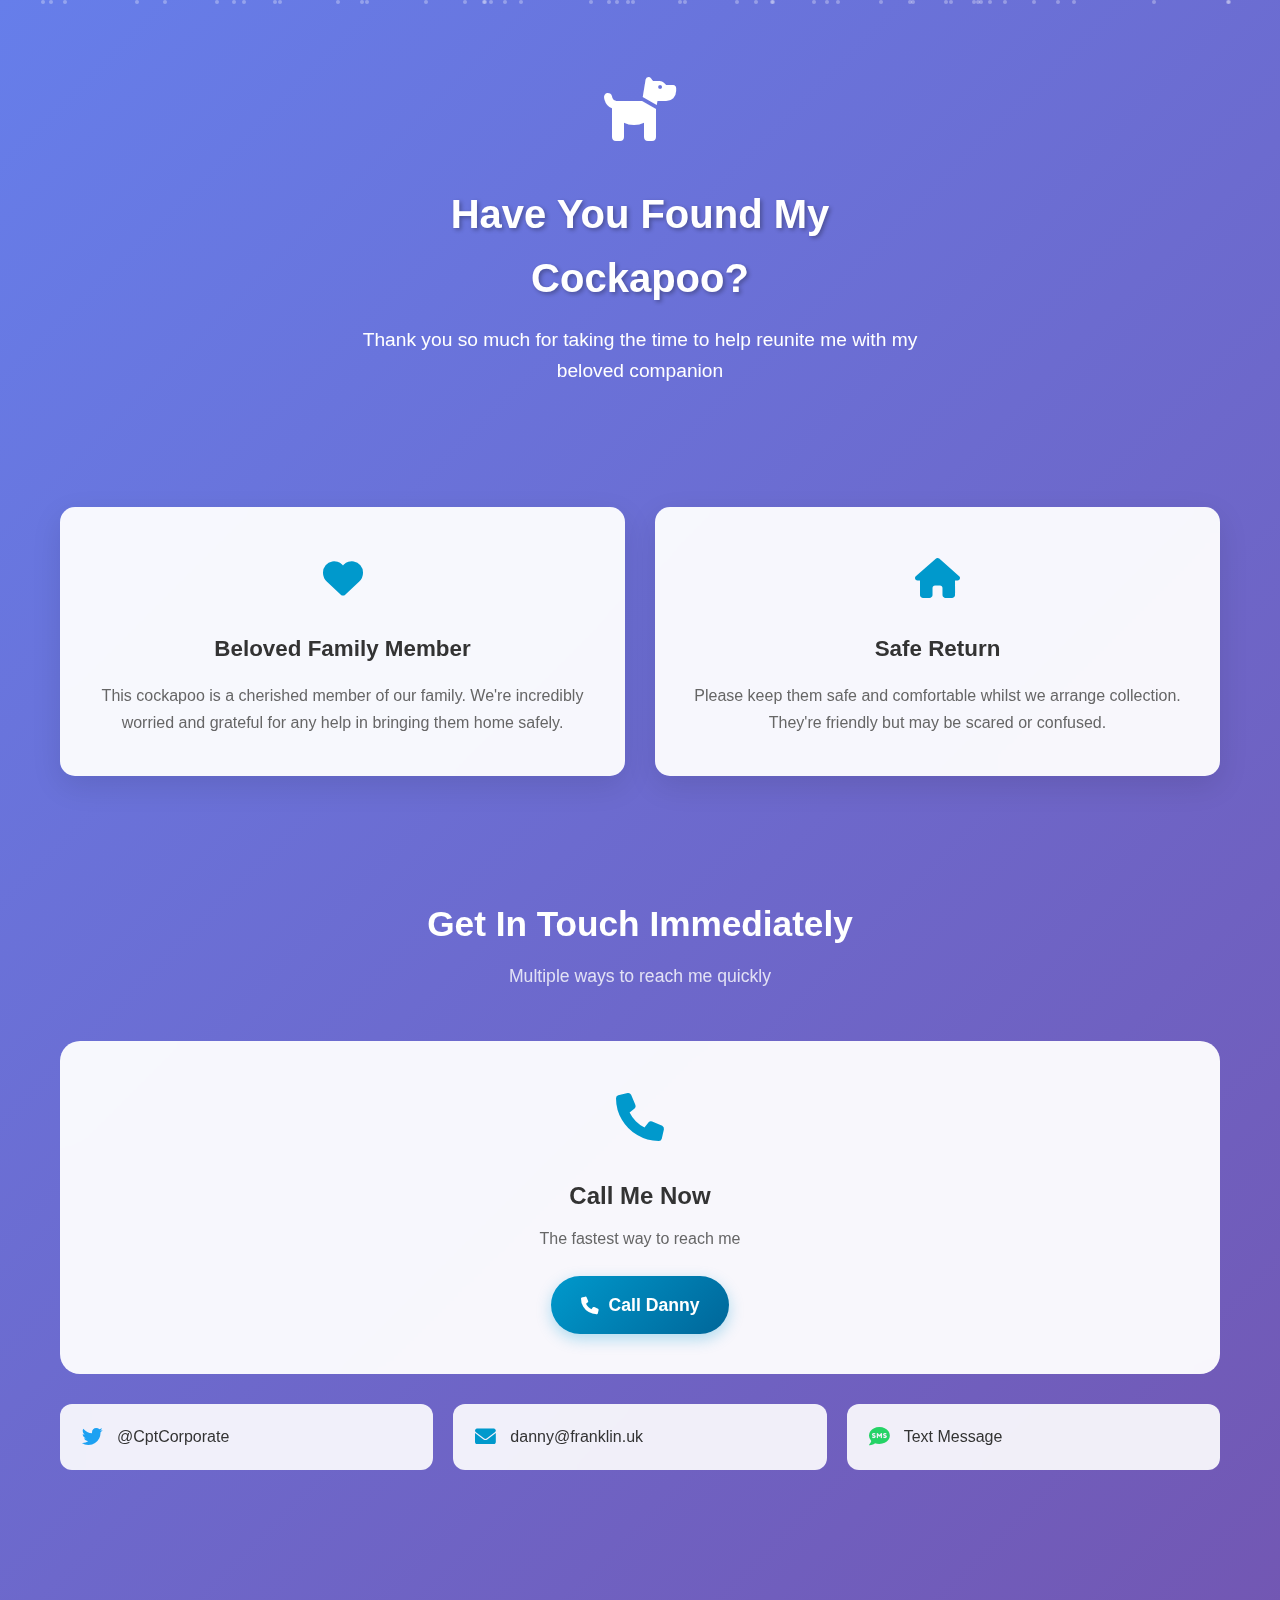
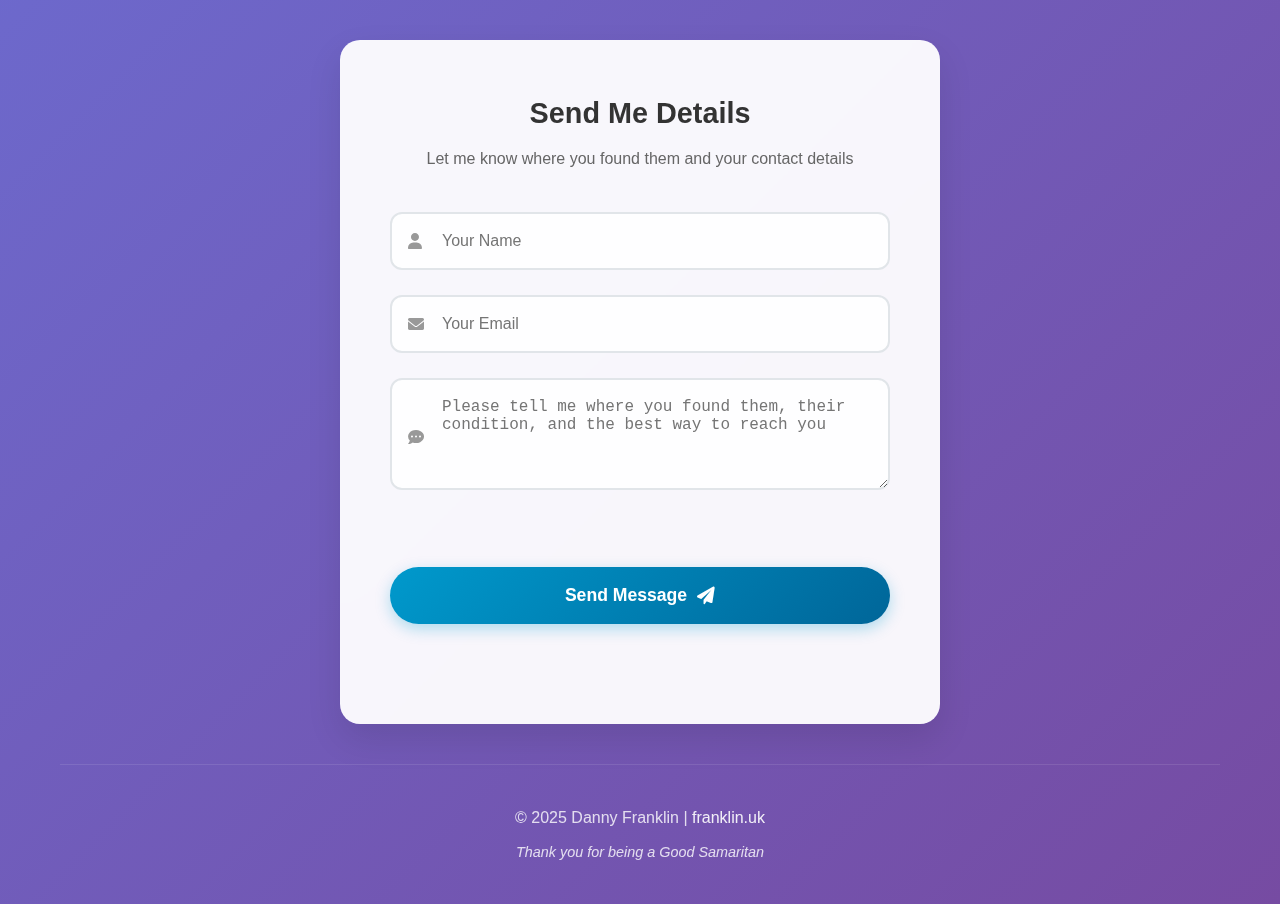
<file: dog.html>
<!DOCTYPE html>
<html lang="en">
<head>
    <meta charset="UTF-8">
    <meta name="viewport" content="width=device-width, initial-scale=1.0">
    <title>Found My Dog? - Danny Franklin</title>
    <link rel="stylesheet" href="dog.css">
    <link href="https://cdnjs.cloudflare.com/ajax/libs/font-awesome/6.0.0/css/all.min.css" rel="stylesheet">
</head>
<body>
    <div id="particles"></div>
    
    <div class="container">
        <header class="hero-section">
            <div class="hero-content">
                <div class="dog-icon">
                    <i class="fas fa-dog"></i>
                </div>
                <h1 class="fade-in">Have You Found My Cockapoo?</h1>
                <p class="hero-subtitle fade-in-delay">Thank you so much for taking the time to help reunite me with my beloved companion</p>
            </div>
        </header>

        <main>
            <section class="info-section">
                <div class="info-grid">
                    <div class="info-card slide-in-left">
                        <div class="card-icon">
                            <i class="fas fa-heart"></i>
                        </div>
                        <h3>Beloved Family Member</h3>
                        <p>This cockapoo is a cherished member of our family. We're incredibly worried and grateful for any help in bringing them home safely.</p>
                    </div>
                    
                    <div class="info-card slide-in-right">
                        <div class="card-icon">
                            <i class="fas fa-home"></i>
                        </div>
                        <h3>Safe Return</h3>
                        <p>Please keep them safe and comfortable whilst we arrange collection. They're friendly but may be scared or confused.</p>
                    </div>
                </div>
            </section>

            <section class="contact-section">
                <div class="contact-header">
                    <h2 class="section-title">Get In Touch Immediately</h2>
                    <p class="section-subtitle">Multiple ways to reach me quickly</p>
                </div>

                <div class="contact-methods">
                    <div class="contact-method urgent-contact">
                        <div class="contact-icon pulse">
                            <i class="fas fa-phone"></i>
                        </div>
                        <h3>Call Me Now</h3>
                        <p>The fastest way to reach me</p>
                        <a href="tel:+447940526022" class="contact-button primary">
                            <i class="fas fa-phone"></i>
                            Call Danny
                        </a>
                    </div>

                    <div class="social-contacts">
                        <a href="https://twitter.com/CptCorporate" class="social-link twitter" target="_blank">
                            <i class="fab fa-twitter"></i>
                            <span>@CptCorporate</span>
                        </a>
                        
                        <a href="mailto:danny@franklin.uk" class="social-link email">
                            <i class="fas fa-envelope"></i>
                            <span>danny@franklin.uk</span>
                        </a>
                        
                        <a href="sms:+447940526022" class="social-link sms">
                            <i class="fas fa-sms"></i>
                            <span>Text Message</span>
                        </a>
                    </div>
                </div>
            </section>

            <section class="form-section">
                <div class="form-container">
                    <h2 class="form-title">Send Me Details</h2>
                    <p class="form-subtitle">Let me know where you found them and your contact details</p>
                    
                    <form id="contactForm" class="contact-form">
                        <div class="form-group">
                            <input type="text" id="contact_name" name="contact_name" placeholder="Your Name" required>
                            <i class="fas fa-user form-icon"></i>
                        </div>
                        
                        <div class="form-group">
                            <input type="email" id="contact_email" name="contact_email" placeholder="Your Email" required>
                            <i class="fas fa-envelope form-icon"></i>
                        </div>
                        
                        <div class="form-group">
                            <textarea id="contact_message" name="contact_message" rows="4" placeholder="Please tell me where you found them, their condition, and the best way to reach you" required></textarea>
                            <i class="fas fa-comment-dots form-icon"></i>
                        </div>
                        
                        <input type="hidden" id="website" name="website" value="franklin.uk">
                        
                        <div class="recaptcha-container">
                            <div class="g-recaptcha" data-sitekey="6Lcaz_8qAAAAAEsHFY_PzjBoB7eOmFlGwGsK5WpG"></div>
                        </div>
                        
                        <button type="submit" class="submit-button">
                            <span class="button-text">Send Message</span>
                            <i class="fas fa-paper-plane button-icon"></i>
                        </button>
                    </form>
                    
                    <div id="responseMessage" class="response-message"></div>
                </div>
            </section>
        </main>

        <footer class="footer">
            <p>&copy; 2025 Danny Franklin | <a href="https://franklin.uk">franklin.uk</a></p>
            <p class="footer-note">Thank you for being a Good Samaritan</p>
        </footer>
    </div>

    <script src="https://www.google.com/recaptcha/api.js" async defer></script>
    <script>
        // Particle animation for background
        function createParticles() {
            const particlesContainer = document.getElementById('particles');
            const particleCount = 50;
            
            for (let i = 0; i < particleCount; i++) {
                const particle = document.createElement('div');
                particle.className = 'particle';
                particle.style.left = Math.random() * 100 + '%';
                particle.style.animationDelay = Math.random() * 10 + 's';
                particle.style.animationDuration = (Math.random() * 3 + 2) + 's';
                particlesContainer.appendChild(particle);
            }
        }

        // Intersection Observer for animations
        const observerOptions = {
            threshold: 0.1,
            rootMargin: '0px 0px -50px 0px'
        };

        const observer = new IntersectionObserver((entries) => {
            entries.forEach(entry => {
                if (entry.isIntersecting) {
                    entry.target.classList.add('animate');
                }
            });
        }, observerOptions);

        // Observe elements for animation
        document.addEventListener('DOMContentLoaded', function() {
            createParticles();
            
            const animatedElements = document.querySelectorAll('.slide-in-left, .slide-in-right, .fade-in, .fade-in-delay');
            animatedElements.forEach(el => observer.observe(el));
        });

        // Form handling
        document.getElementById('contactForm').addEventListener('submit', function(event) {
            event.preventDefault();
            
            const submitButton = this.querySelector('.submit-button');
            const buttonText = submitButton.querySelector('.button-text');
            const buttonIcon = submitButton.querySelector('.button-icon');
            
            // Show loading state
            submitButton.classList.add('loading');
            buttonText.textContent = 'Sending...';
            buttonIcon.className = 'fas fa-spinner fa-spin button-icon';
            
            const recaptchaResponse = grecaptcha.getResponse();
            if (!recaptchaResponse) {
                showMessage("Please complete the reCAPTCHA.", 'error');
                resetButton();
                return;
            }
            
            const formData = {
                contact_name: document.getElementById('contact_name').value,
                contact_email: document.getElementById('contact_email').value,
                contact_message: document.getElementById('contact_message').value,
                website: document.getElementById('website').value,
                recaptcha: recaptchaResponse
            };
            
            fetch('https://daccaa.com/api/mail/', {
                method: 'POST',
                headers: {
                    'Content-Type': 'application/json'
                },
                body: JSON.stringify(formData)
            })
            .then(response => response.json())
            .then(data => {
                if (data.success) {
                    document.getElementById('contactForm').reset();
                    showMessage("Thank you! Your message was sent successfully. I'll get back to you as soon as possible.", 'success');
                    grecaptcha.reset();
                } else {
                    showMessage("There was an error sending your message. Please try calling instead.", 'error');
                    grecaptcha.reset();
                }
                resetButton();
            })
            .catch(error => {
                showMessage("Error: " + error.message + ". Please try calling instead.", 'error');
                grecaptcha.reset();
                resetButton();
            });
        });

        function resetButton() {
            const submitButton = document.querySelector('.submit-button');
            const buttonText = submitButton.querySelector('.button-text');
            const buttonIcon = submitButton.querySelector('.button-icon');
            
            submitButton.classList.remove('loading');
            buttonText.textContent = 'Send Message';
            buttonIcon.className = 'fas fa-paper-plane button-icon';
        }

        function showMessage(message, type) {
            const responseMessage = document.getElementById('responseMessage');
            responseMessage.textContent = message;
            responseMessage.className = `response-message ${type} show`;
            
            setTimeout(() => {
                responseMessage.classList.remove('show');
            }, 5000);
        }
    </script>
</body>
</html>
</file>
<file: dog.css>
/* Reset and base styles */
* {
    margin: 0;
    padding: 0;
    box-sizing: border-box;
}

body {
    font-family: -apple-system, BlinkMacSystemFont, 'Segoe UI', Roboto, sans-serif;
    line-height: 1.6;
    color: #333;
    background: linear-gradient(135deg, #667eea 0%, #764ba2 100%);
    min-height: 100vh;
    position: relative;
    overflow-x: hidden;
}

/* Particle background animation */
#particles {
    position: fixed;
    top: 0;
    left: 0;
    width: 100%;
    height: 100%;
    pointer-events: none;
    z-index: 1;
}

.particle {
    position: absolute;
    width: 4px;
    height: 4px;
    background: rgba(255, 255, 255, 0.3);
    border-radius: 50%;
    animation: float 5s infinite ease-in-out;
}

@keyframes float {
    0%, 100% {
        transform: translateY(100vh) scale(0);
        opacity: 0;
    }
    10% {
        opacity: 1;
    }
    90% {
        opacity: 1;
    }
    100% {
        transform: translateY(-10vh) scale(1);
        opacity: 0;
    }
}

/* Container */
.container {
    position: relative;
    z-index: 2;
    max-width: 1200px;
    margin: 0 auto;
    padding: 0 20px;
}

/* Hero Section */
.hero-section {
    text-align: center;
    padding: 60px 0;
    color: white;
}

.hero-content {
    max-width: 600px;
    margin: 0 auto;
}

.dog-icon {
    font-size: 4rem;
    margin-bottom: 20px;
    animation: bounce 2s infinite;
}

@keyframes bounce {
    0%, 20%, 50%, 80%, 100% {
        transform: translateY(0);
    }
    40% {
        transform: translateY(-10px);
    }
    60% {
        transform: translateY(-5px);
    }
}

h1 {
    font-size: 2.5rem;
    font-weight: 700;
    margin-bottom: 15px;
    text-shadow: 2px 2px 4px rgba(0, 0, 0, 0.3);
}

.hero-subtitle {
    font-size: 1.2rem;
    opacity: 0.9;
    font-weight: 300;
}

/* Animation classes */
.fade-in {
    opacity: 0;
    transform: translateY(30px);
    transition: all 0.8s ease-out;
}

.fade-in-delay {
    opacity: 0;
    transform: translateY(30px);
    transition: all 0.8s ease-out 0.3s;
}

.fade-in.animate,
.fade-in-delay.animate {
    opacity: 1;
    transform: translateY(0);
}

.slide-in-left {
    opacity: 0;
    transform: translateX(-50px);
    transition: all 0.8s ease-out;
}

.slide-in-right {
    opacity: 0;
    transform: translateX(50px);
    transition: all 0.8s ease-out;
}

.slide-in-left.animate,
.slide-in-right.animate {
    opacity: 1;
    transform: translateX(0);
}

/* Info Section */
.info-section {
    padding: 60px 0;
}

.info-grid {
    display: grid;
    grid-template-columns: repeat(auto-fit, minmax(300px, 1fr));
    gap: 30px;
}

.info-card {
    background: rgba(255, 255, 255, 0.95);
    padding: 40px 30px;
    border-radius: 15px;
    text-align: center;
    box-shadow: 0 10px 30px rgba(0, 0, 0, 0.1);
    backdrop-filter: blur(10px);
    transition: transform 0.3s ease, box-shadow 0.3s ease;
}

.info-card:hover {
    transform: translateY(-5px);
    box-shadow: 0 15px 40px rgba(0, 0, 0, 0.15);
}

.card-icon {
    font-size: 2.5rem;
    color: #0099cc;
    margin-bottom: 20px;
}

.info-card h3 {
    font-size: 1.4rem;
    margin-bottom: 15px;
    color: #333;
}

.info-card p {
    color: #666;
    line-height: 1.7;
}

/* Contact Section */
.contact-section {
    padding: 60px 0;
    text-align: center;
}

.contact-header {
    margin-bottom: 50px;
}

.section-title {
    font-size: 2.2rem;
    color: white;
    margin-bottom: 10px;
    font-weight: 600;
}

.section-subtitle {
    font-size: 1.1rem;
    color: rgba(255, 255, 255, 0.8);
}

.contact-methods {
    display: grid;
    grid-template-columns: 1fr;
    gap: 30px;
    margin-bottom: 50px;
}

.urgent-contact {
    background: rgba(255, 255, 255, 0.95);
    padding: 40px;
    border-radius: 20px;
    backdrop-filter: blur(10px);
}

.contact-icon {
    font-size: 3rem;
    color: #0099cc;
    margin-bottom: 20px;
}

.pulse {
    animation: pulse 2s infinite;
}

@keyframes pulse {
    0% {
        transform: scale(1);
    }
    50% {
        transform: scale(1.1);
    }
    100% {
        transform: scale(1);
    }
}

.urgent-contact h3 {
    font-size: 1.5rem;
    margin-bottom: 10px;
    color: #333;
}

.urgent-contact p {
    color: #666;
    margin-bottom: 25px;
}

.contact-button {
    display: inline-flex;
    align-items: center;
    gap: 10px;
    padding: 15px 30px;
    background: linear-gradient(135deg, #0099cc, #006699);
    color: white;
    text-decoration: none;
    border-radius: 50px;
    font-weight: 600;
    font-size: 1.1rem;
    transition: all 0.3s ease;
    box-shadow: 0 5px 15px rgba(0, 153, 204, 0.3);
}

.contact-button:hover {
    background: linear-gradient(135deg, #006699, #004466);
    transform: translateY(-2px);
    box-shadow: 0 8px 25px rgba(0, 153, 204, 0.4);
}

.social-contacts {
    display: grid;
    grid-template-columns: repeat(auto-fit, minmax(200px, 1fr));
    gap: 20px;
}

.social-link {
    display: flex;
    align-items: center;
    gap: 12px;
    padding: 20px;
    background: rgba(255, 255, 255, 0.9);
    border-radius: 12px;
    text-decoration: none;
    color: #333;
    transition: all 0.3s ease;
    backdrop-filter: blur(10px);
}

.social-link:hover {
    background: rgba(255, 255, 255, 1);
    transform: translateY(-3px);
    box-shadow: 0 8px 25px rgba(0, 0, 0, 0.15);
}

.social-link i {
    font-size: 1.3rem;
    width: 25px;
    text-align: center;
}

.twitter i { color: #1da1f2; }
.email i { color: #0099cc; }
.sms i { color: #25d366; }

/* Form Section */
.form-section {
    padding: 60px 0 40px;
}

.form-container {
    max-width: 600px;
    margin: 0 auto;
    background: rgba(255, 255, 255, 0.95);
    padding: 50px;
    border-radius: 20px;
    backdrop-filter: blur(10px);
    box-shadow: 0 15px 35px rgba(0, 0, 0, 0.1);
}

.form-title {
    font-size: 1.8rem;
    text-align: center;
    margin-bottom: 10px;
    color: #333;
}

.form-subtitle {
    text-align: center;
    color: #666;
    margin-bottom: 40px;
    line-height: 1.6;
}

.contact-form {
    display: flex;
    flex-direction: column;
    gap: 25px;
}

.form-group {
    position: relative;
}

.form-group input,
.form-group textarea {
    width: 100%;
    padding: 18px 20px 18px 50px;
    border: 2px solid #e1e5e9;
    border-radius: 12px;
    font-size: 1rem;
    background: rgba(255, 255, 255, 0.9);
    transition: all 0.3s ease;
    resize: vertical;
}

.form-group input:focus,
.form-group textarea:focus {
    outline: none;
    border-color: #0099cc;
    background: white;
    box-shadow: 0 0 0 3px rgba(0, 153, 204, 0.1);
}

.form-icon {
    position: absolute;
    left: 18px;
    top: 50%;
    transform: translateY(-50%);
    color: #999;
    transition: color 0.3s ease;
}

.form-group:focus-within .form-icon {
    color: #0099cc;
}

.recaptcha-container {
    display: flex;
    justify-content: center;
    margin: 10px 0;
}

.submit-button {
    display: flex;
    align-items: center;
    justify-content: center;
    gap: 10px;
    padding: 18px 40px;
    background: linear-gradient(135deg, #0099cc, #006699);
    color: white;
    border: none;
    border-radius: 50px;
    font-size: 1.1rem;
    font-weight: 600;
    cursor: pointer;
    transition: all 0.3s ease;
    box-shadow: 0 5px 15px rgba(0, 153, 204, 0.3);
    position: relative;
    overflow: hidden;
}

.submit-button:hover:not(.loading) {
    background: linear-gradient(135deg, #006699, #004466);
    transform: translateY(-2px);
    box-shadow: 0 8px 25px rgba(0, 153, 204, 0.4);
}

.submit-button.loading {
    cursor: not-allowed;
    opacity: 0.8;
}

.button-icon {
    transition: transform 0.3s ease;
}

.submit-button:hover:not(.loading) .button-icon {
    transform: translateX(3px);
}

/* Response Message */
.response-message {
    margin-top: 20px;
    padding: 15px;
    border-radius: 8px;
    text-align: center;
    font-weight: 500;
    opacity: 0;
    transform: translateY(-10px);
    transition: all 0.3s ease;
}

.response-message.show {
    opacity: 1;
    transform: translateY(0);
}

.response-message.success {
    background: rgba(34, 197, 94, 0.1);
    color: #16a34a;
    border: 1px solid rgba(34, 197, 94, 0.2);
}

.response-message.error {
    background: rgba(239, 68, 68, 0.1);
    color: #dc2626;
    border: 1px solid rgba(239, 68, 68, 0.2);
}

/* Footer */
.footer {
    text-align: center;
    padding: 40px 0;
    color: rgba(255, 255, 255, 0.8);
    border-top: 1px solid rgba(255, 255, 255, 0.1);
}

.footer a {
    color: rgba(255, 255, 255, 0.9);
    text-decoration: none;
}

.footer a:hover {
    color: white;
}

.footer-note {
    margin-top: 10px;
    font-style: italic;
    font-size: 0.9rem;
}

/* Responsive Design */
@media (max-width: 768px) {
    .container {
        padding: 0 15px;
    }
    
    h1 {
        font-size: 2rem;
    }
    
    .hero-subtitle {
        font-size: 1rem;
    }
    
    .info-grid {
        grid-template-columns: 1fr;
        gap: 20px;
    }
    
    .info-card {
        padding: 30px 20px;
    }
    
    .form-container {
        padding: 30px 20px;
        margin: 0 10px;
    }
    
    .social-contacts {
        grid-template-columns: 1fr;
    }
    
    .dog-icon {
        font-size: 3rem;
    }
}

@media (max-width: 480px) {
    .hero-section {
        padding: 40px 0;
    }
    
    .section-title {
        font-size: 1.8rem;
    }
    
    .contact-button {
        padding: 12px 25px;
        font-size: 1rem;
    }
    
    .form-group input,
    .form-group textarea {
        padding: 15px 15px 15px 45px;
    }
    
    .form-icon {
        left: 15px;
    }
}
</file>
